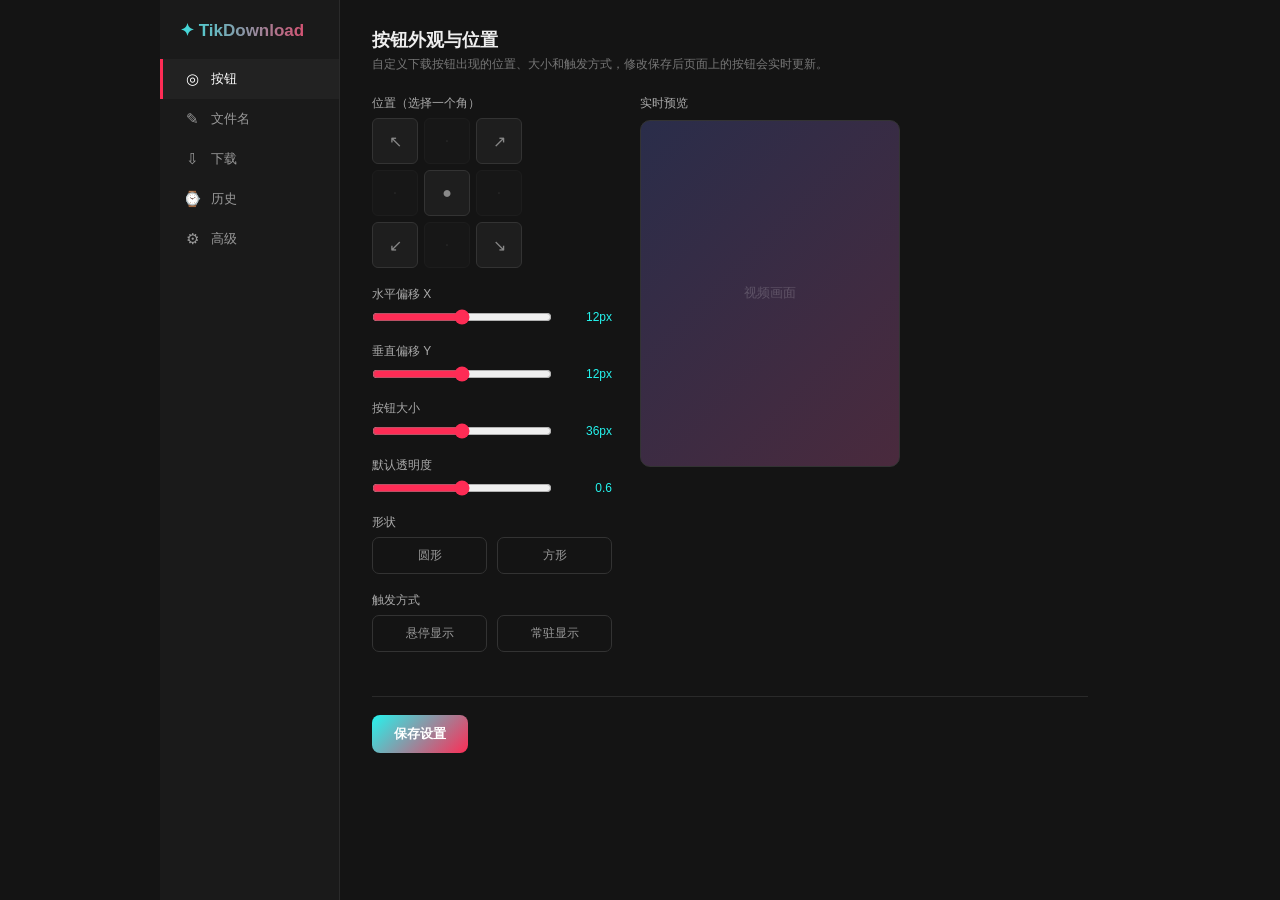
<file: options.html>
<!DOCTYPE html>
<html lang="zh">
<head>
  <meta charset="UTF-8">
  <meta name="viewport" content="width=device-width, initial-scale=1.0">
  <title>TikDownload 设置</title>
  <style>
    * { margin: 0; padding: 0; box-sizing: border-box; }
    body {
      font-family: -apple-system, "Segoe UI", sans-serif;
      font-size: 14px;
      background: #141414;
      color: #eee;
      min-height: 100vh;
    }
    .app { display: flex; max-width: 960px; margin: 0 auto; min-height: 100vh; }

    /* Sidebar tabs */
    .sidebar {
      width: 180px;
      flex-shrink: 0;
      background: #1a1a1a;
      border-right: 1px solid #2a2a2a;
      padding: 20px 0;
    }
    .brand {
      font-size: 17px;
      font-weight: 700;
      padding: 0 20px 18px;
      background: linear-gradient(90deg, #25f4ee, #fe2c55);
      -webkit-background-clip: text;
      -webkit-text-fill-color: transparent;
    }
    .tab {
      display: flex;
      align-items: center;
      gap: 10px;
      padding: 11px 20px;
      cursor: pointer;
      color: #999;
      font-size: 13px;
      border-left: 3px solid transparent;
      transition: background 0.15s, color 0.15s;
    }
    .tab:hover { background: #222; color: #ccc; }
    .tab.active {
      color: #fff;
      background: #222;
      border-left-color: #fe2c55;
    }
    .tab .ico { font-size: 15px; width: 18px; text-align: center; }

    /* Content area */
    .content { flex: 1; padding: 28px 32px; overflow-y: auto; }
    .panel { display: none; }
    .panel.active { display: block; animation: fade 0.2s; }
    @keyframes fade { from { opacity: 0; transform: translateY(4px); } to { opacity: 1; } }

    h2 { font-size: 18px; margin-bottom: 4px; }
    .panel-desc { font-size: 12px; color: #777; margin-bottom: 22px; }

    .field { margin-bottom: 18px; }
    .field > label { display: block; font-size: 12px; color: #aaa; margin-bottom: 6px; font-weight: 500; }
    .field input[type="text"], .field input[type="number"], .field select {
      width: 100%;
      padding: 9px 11px;
      border: 1px solid #333;
      border-radius: 7px;
      background: #1e1e1e;
      color: #eee;
      font-size: 13px;
      outline: none;
      transition: border-color 0.15s;
    }
    .field input:focus, .field select:focus { border-color: #25f4ee; }
    .field small { display: block; margin-top: 4px; font-size: 11px; color: #666; }

    .row { display: flex; gap: 14px; }
    .row .field { flex: 1; }

    .btn-primary {
      padding: 10px 22px;
      border: none;
      border-radius: 8px;
      background: linear-gradient(135deg, #25f4ee, #fe2c55);
      color: #fff;
      font-size: 13px;
      font-weight: 600;
      cursor: pointer;
      transition: opacity 0.15s;
    }
    .btn-primary:hover { opacity: 0.9; }
    .btn-secondary {
      padding: 8px 16px;
      border: 1px solid #444;
      border-radius: 7px;
      background: transparent;
      color: #ccc;
      font-size: 12px;
      cursor: pointer;
    }
    .btn-secondary:hover { background: #2a2a2a; }

    .save-bar {
      display: flex;
      align-items: center;
      gap: 14px;
      margin-top: 26px;
      padding-top: 18px;
      border-top: 1px solid #2a2a2a;
    }
    .status { font-size: 12px; color: #25f4ee; }
    .sep { margin: 22px 0; border: none; border-top: 1px solid #2a2a2a; }

    /* --- Button position: layout split --- */
    .btn-config-grid {
      display: grid;
      grid-template-columns: 240px 1fr;
      gap: 28px;
      align-items: start;
    }

    /* 9-grid corner selector */
    .corner-grid {
      display: grid;
      grid-template-columns: repeat(3, 1fr);
      grid-template-rows: repeat(3, 1fr);
      gap: 6px;
      width: 150px;
      height: 150px;
    }
    .corner-cell {
      border: 1px solid #333;
      border-radius: 6px;
      background: #1e1e1e;
      color: #555;
      font-size: 16px;
      display: flex;
      align-items: center;
      justify-content: center;
      cursor: pointer;
      transition: all 0.15s;
    }
    .corner-cell.selectable { color: #888; }
    .corner-cell.selectable:hover { border-color: #25f4ee; color: #25f4ee; }
    .corner-cell.disabled { cursor: default; opacity: 0.3; }
    .corner-cell.active {
      background: linear-gradient(135deg, rgba(37,244,238,0.2), rgba(254,44,85,0.2));
      border-color: #fe2c55;
      color: #fff;
    }

    /* sliders */
    input[type="range"] {
      width: 100%;
      accent-color: #fe2c55;
      cursor: pointer;
    }
    .slider-row { display: flex; align-items: center; gap: 12px; }
    .slider-row input[type="range"] { flex: 1; }
    .slider-val {
      min-width: 48px;
      text-align: right;
      font-size: 12px;
      color: #25f4ee;
      font-variant-numeric: tabular-nums;
    }

    /* radio group */
    .radio-group { display: flex; gap: 10px; }
    .radio-opt {
      flex: 1;
      padding: 9px;
      border: 1px solid #333;
      border-radius: 7px;
      text-align: center;
      font-size: 12px;
      cursor: pointer;
      color: #999;
      transition: all 0.15s;
    }
    .radio-opt:hover { border-color: #555; }
    .radio-opt.active {
      border-color: #fe2c55;
      color: #fff;
      background: rgba(254,44,85,0.1);
    }

    /* live preview */
    .preview-wrap { }
    .preview-label { font-size: 12px; color: #aaa; margin-bottom: 8px; }
    .preview-thumb {
      position: relative;
      width: 100%;
      aspect-ratio: 9 / 12;
      max-width: 260px;
      border-radius: 10px;
      background:
        linear-gradient(135deg, #2a2d4a, #4a2a3d),
        repeating-linear-gradient(45deg, #0000 0 10px, #ffffff08 10px 20px);
      overflow: hidden;
      border: 1px solid #333;
    }
    .preview-thumb::after {
      content: "视频画面";
      position: absolute;
      top: 50%; left: 50%;
      transform: translate(-50%, -50%);
      color: #ffffff30;
      font-size: 13px;
    }
    .preview-btn {
      position: absolute;
      display: flex;
      align-items: center;
      justify-content: center;
      background: rgba(0,0,0,0.6);
      box-sizing: border-box;
      transition: all 0.15s;
    }

    /* filename blocks (migrated from popup) */
    .blocks-area {
      min-height: 44px;
      padding: 10px;
      border: 2px dashed #333;
      border-radius: 8px;
      margin-bottom: 12px;
      display: flex;
      flex-wrap: wrap;
      gap: 6px;
      align-items: center;
    }
    .block {
      padding: 5px 11px;
      border-radius: 5px;
      font-size: 12px;
      cursor: grab;
      user-select: none;
      display: inline-flex;
      align-items: center;
      gap: 5px;
    }
    .block:active { cursor: grabbing; }
    .block .remove { cursor: pointer; opacity: 0.6; font-size: 15px; }
    .block .remove:hover { opacity: 1; }
    .block-caption { background: #2d4a3e; color: #4caf50; }
    .block-date { background: #3d3a2a; color: #ffc107; }
    .block-author { background: #2a2d4a; color: #5c9aff; }
    .block-vid { background: #4a2a3d; color: #e91e63; }
    .block-index { background: #3d2a4a; color: #ab47bc; }
    .block-resolution { background: #2a4a48; color: #26c6da; }
    .block-separator { background: #333; color: #888; }
    .available-blocks { display: flex; flex-wrap: wrap; gap: 6px; margin-bottom: 12px; }
    .available-blocks .block { opacity: 0.75; cursor: pointer; }
    .available-blocks .block:hover { opacity: 1; transform: scale(1.05); }
    .fn-preview {
      padding: 9px 11px;
      background: #1e1e1e;
      border-radius: 7px;
      font-size: 12px;
      color: #888;
      word-break: break-all;
    }
    .fn-preview span { color: #25f4ee; }

    /* history table */
    .history-toolbar { display: flex; gap: 8px; align-items: center; margin-bottom: 14px; }
    .history-toolbar .filter { display: flex; gap: 6px; margin-right: auto; }
    .chip {
      padding: 5px 12px;
      border-radius: 14px;
      font-size: 12px;
      cursor: pointer;
      background: #222;
      color: #999;
      border: 1px solid #333;
    }
    .chip.active { background: rgba(254,44,85,0.15); color: #fe2c55; border-color: #fe2c55; }
    .history-table { width: 100%; border-collapse: collapse; font-size: 12px; }
    .history-table th {
      text-align: left;
      padding: 8px 10px;
      color: #888;
      font-weight: 500;
      border-bottom: 1px solid #2a2a2a;
      position: sticky;
      top: 0;
      background: #141414;
    }
    .history-table td {
      padding: 8px 10px;
      border-bottom: 1px solid #1e1e1e;
      color: #ccc;
    }
    .history-table tr:hover td { background: #1a1a1a; }
    .h-status { font-size: 11px; padding: 2px 8px; border-radius: 4px; }
    .h-status.success { background: rgba(76,175,80,0.15); color: #4caf50; }
    .h-status.failed { background: rgba(244,67,54,0.15); color: #f44336; }
    .h-title { max-width: 240px; overflow: hidden; text-overflow: ellipsis; white-space: nowrap; }
    .h-action { color: #25f4ee; cursor: pointer; margin-right: 10px; }
    .h-action:hover { text-decoration: underline; }
    .empty-state { text-align: center; padding: 50px 20px; color: #555; font-size: 13px; }

    .toggle {
      position: relative;
      width: 42px;
      height: 24px;
      background: #333;
      border-radius: 12px;
      cursor: pointer;
      transition: background 0.2s;
      flex-shrink: 0;
    }
    .toggle.on { background: #fe2c55; }
    .toggle::after {
      content: "";
      position: absolute;
      top: 2px; left: 2px;
      width: 20px; height: 20px;
      border-radius: 50%;
      background: #fff;
      transition: transform 0.2s;
    }
    .toggle.on::after { transform: translateX(18px); }
    .toggle-field { display: flex; align-items: center; justify-content: space-between; }
    .toggle-field .label { font-size: 13px; color: #ccc; }
  </style>
</head>
<body>
  <div class="app">
    <nav class="sidebar">
      <div class="brand">✦ TikDownload</div>
      <div class="tab active" data-tab="button"><span class="ico">◎</span> 按钮</div>
      <div class="tab" data-tab="filename"><span class="ico">✎</span> 文件名</div>
      <div class="tab" data-tab="download"><span class="ico">⇩</span> 下载</div>
      <div class="tab" data-tab="history"><span class="ico">⌚</span> 历史</div>
      <div class="tab" data-tab="advanced"><span class="ico">⚙</span> 高级</div>
    </nav>

    <main class="content">
      <!-- ===== Button panel ===== -->
      <section class="panel active" data-panel="button">
        <h2>按钮外观与位置</h2>
        <p class="panel-desc">自定义下载按钮出现的位置、大小和触发方式，修改保存后页面上的按钮会实时更新。</p>

        <div class="btn-config-grid">
          <div class="controls">
            <div class="field">
              <label>位置（选择一个角）</label>
              <div class="corner-grid" id="corner-grid">
                <div class="corner-cell selectable" data-corner="top-left">↖</div>
                <div class="corner-cell disabled">·</div>
                <div class="corner-cell selectable" data-corner="top-right">↗</div>
                <div class="corner-cell disabled">·</div>
                <div class="corner-cell selectable" data-corner="center">●</div>
                <div class="corner-cell disabled">·</div>
                <div class="corner-cell selectable" data-corner="bottom-left">↙</div>
                <div class="corner-cell disabled">·</div>
                <div class="corner-cell selectable" data-corner="bottom-right">↘</div>
              </div>
            </div>

            <div class="row">
              <div class="field">
                <label>水平偏移 X</label>
                <div class="slider-row">
                  <input type="range" id="offsetX" min="0" max="120" step="1">
                  <span class="slider-val" id="offsetX-val">12px</span>
                </div>
              </div>
            </div>
            <div class="row">
              <div class="field">
                <label>垂直偏移 Y</label>
                <div class="slider-row">
                  <input type="range" id="offsetY" min="0" max="120" step="1">
                  <span class="slider-val" id="offsetY-val">12px</span>
                </div>
              </div>
            </div>

            <div class="field">
              <label>按钮大小</label>
              <div class="slider-row">
                <input type="range" id="size" min="20" max="64" step="1">
                <span class="slider-val" id="size-val">36px</span>
              </div>
            </div>

            <div class="field">
              <label>默认透明度</label>
              <div class="slider-row">
                <input type="range" id="opacity" min="0.3" max="1" step="0.05">
                <span class="slider-val" id="opacity-val">0.6</span>
              </div>
            </div>

            <div class="field">
              <label>形状</label>
              <div class="radio-group" id="shape-group">
                <div class="radio-opt" data-shape="circle">圆形</div>
                <div class="radio-opt" data-shape="square">方形</div>
              </div>
            </div>

            <div class="field">
              <label>触发方式</label>
              <div class="radio-group" id="trigger-group">
                <div class="radio-opt" data-trigger="hover">悬停显示</div>
                <div class="radio-opt" data-trigger="always">常驻显示</div>
              </div>
            </div>
          </div>

          <div class="preview-wrap">
            <div class="preview-label">实时预览</div>
            <div class="preview-thumb">
              <div class="preview-btn" id="preview-btn"></div>
            </div>
          </div>
        </div>

        <div class="save-bar">
          <button class="btn-primary" id="save-button">保存设置</button>
          <span class="status" id="status-button"></span>
        </div>
      </section>

      <!-- ===== Filename panel ===== -->
      <section class="panel" data-panel="filename">
        <h2>文件名规则</h2>
        <p class="panel-desc">点击下方积木添加字段，拖动已添加的积木可调整顺序。</p>

        <div class="field">
          <label>保存文件夹</label>
          <input type="text" id="folder" placeholder="TikDownload">
          <small>相对于浏览器默认下载目录</small>
        </div>

        <hr class="sep">

        <div class="blocks-area" id="active-blocks"></div>
        <p style="font-size:12px;color:#666;margin-bottom:8px;">点击添加：</p>
        <div class="available-blocks" id="available-blocks">
          <span class="block block-caption" data-type="caption">标题</span>
          <span class="block block-date" data-type="date">日期</span>
          <span class="block block-author" data-type="author">作者</span>
          <span class="block block-vid" data-type="vid">视频ID</span>
          <span class="block block-index" data-type="index">序号</span>
          <span class="block block-separator" data-type="sep_">分隔符 _</span>
          <span class="block block-separator" data-type="sep-">分隔符 -</span>
        </div>

        <p style="font-size:12px;color:#666;margin-bottom:6px;">预览：</p>
        <div class="fn-preview" id="fn-preview"></div>

        <div class="save-bar">
          <button class="btn-primary" id="save-filename">保存设置</button>
          <span class="status" id="status-filename"></span>
        </div>
      </section>

      <!-- ===== Download panel ===== -->
      <section class="panel" data-panel="download">
        <h2>下载设置</h2>
        <p class="panel-desc">控制下载画质、并发数量、重试策略和通知。</p>

        <div class="field">
          <label>视频画质策略</label>
          <select id="quality">
            <option value="highest">最高码率</option>
            <option value="resolution">最高分辨率</option>
            <option value="nowatermark">无水印优先</option>
          </select>
          <small>无水印优先会选择更短的 URL，通常没有平台水印</small>
        </div>

        <div class="field">
          <label>并发下载数</label>
          <div class="slider-row">
            <input type="range" id="concurrency" min="1" max="5" step="1">
            <span class="slider-val" id="concurrency-val">3</span>
          </div>
          <small>批量下载时同时进行的任务数量</small>
        </div>

        <div class="row">
          <div class="field">
            <label>失败重试次数</label>
            <input type="number" id="retryTimes" min="0" max="10" step="1">
          </div>
          <div class="field">
            <label>重试延迟 (ms)</label>
            <input type="number" id="retryDelay" min="0" max="10000" step="100">
          </div>
        </div>

        <hr class="sep">

        <div class="field toggle-field">
          <span class="label">下载完成时桌面通知</span>
          <div class="toggle" id="notifyOnComplete"></div>
        </div>
        <div class="field toggle-field">
          <span class="label">自动去重（跳过已下载过的视频）</span>
          <div class="toggle" id="autoDedupe"></div>
        </div>

        <div class="save-bar">
          <button class="btn-primary" id="save-download">保存设置</button>
          <span class="status" id="status-download"></span>
        </div>
      </section>

      <!-- ===== History panel ===== -->
      <section class="panel" data-panel="history">
        <h2>下载历史</h2>
        <p class="panel-desc">最近的下载记录（最多保留 1000 条）。</p>

        <div class="history-toolbar">
          <div class="filter" id="history-filter">
            <span class="chip active" data-filter="all">全部</span>
            <span class="chip" data-filter="success">成功</span>
            <span class="chip" data-filter="failed">失败</span>
          </div>
          <button class="btn-secondary" id="clear-history">清空历史</button>
        </div>

        <div id="history-content"></div>
      </section>

      <!-- ===== Advanced panel ===== -->
      <section class="panel" data-panel="advanced">
        <h2>高级</h2>
        <p class="panel-desc">数据管理与扩展信息。</p>

        <div class="field">
          <label>配置数据</label>
          <div style="display:flex;gap:10px;">
            <button class="btn-secondary" id="export-settings">导出设置</button>
            <button class="btn-secondary" id="import-settings">导入设置</button>
            <input type="file" id="import-file" accept="application/json" style="display:none;">
          </div>
          <small>导出/导入按钮位置、文件名规则和下载设置（不含历史记录）</small>
        </div>

        <hr class="sep">

        <div class="field">
          <label>重置</label>
          <button class="btn-secondary" id="reset-settings" style="color:#f44336;border-color:#5a2a2a;">恢复默认设置</button>
          <small>清除所有自定义配置，恢复到初始状态（不删除历史记录）</small>
        </div>

        <hr class="sep">

        <div class="field">
          <label>关于</label>
          <small style="color:#888;">TikDownload &mdash; 一键下载抖音 / TikTok 视频与图集</small>
        </div>
      </section>

    </main>
  </div>
  <script src="options.js"></script>
</body>
</html>
</file>
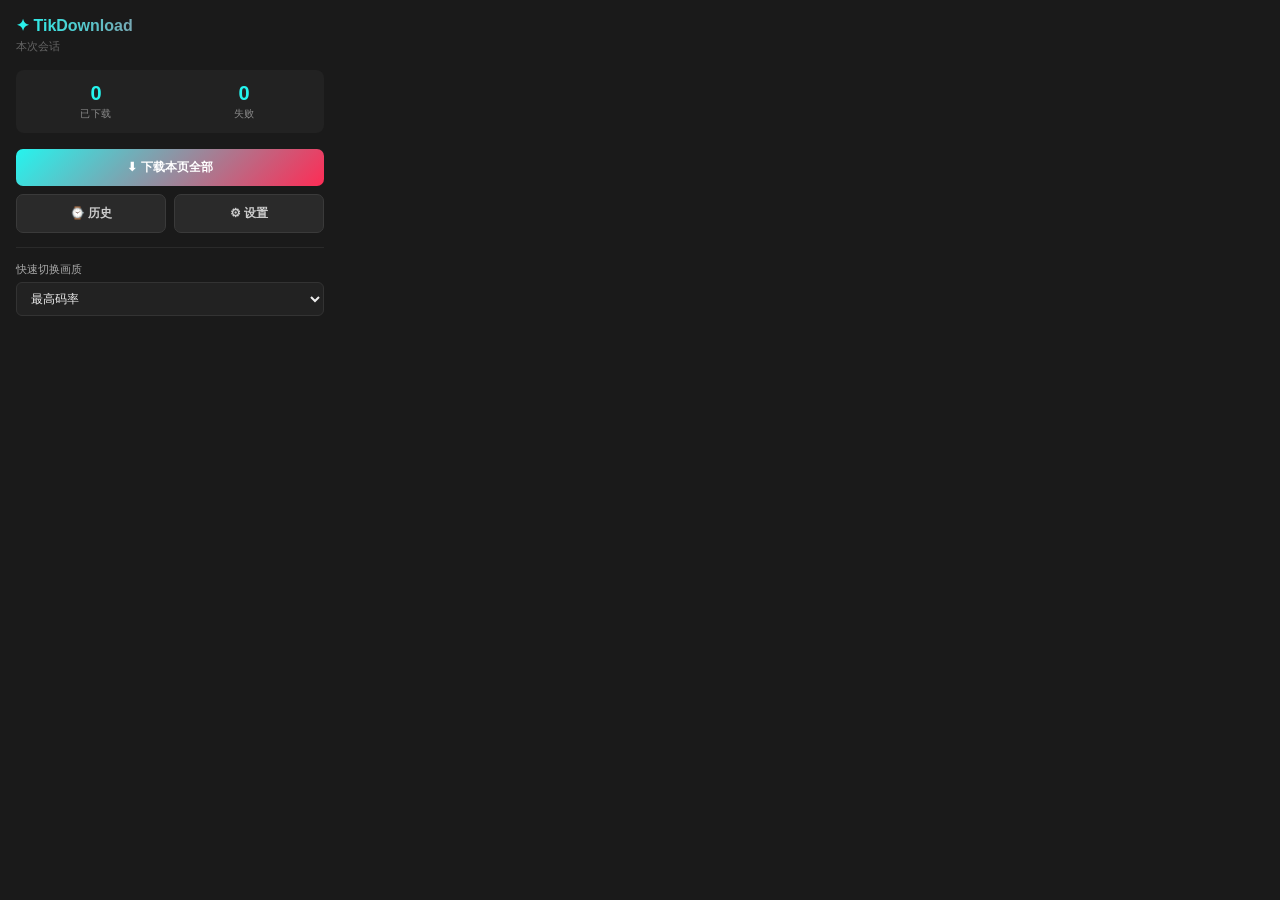
<file: popup.html>
<!DOCTYPE html>
<html lang="zh">
<head>
  <meta charset="UTF-8">
  <title>TikDownload</title>
  <style>
    * { margin: 0; padding: 0; box-sizing: border-box; }
    body {
      width: 340px;
      font-family: -apple-system, sans-serif;
      font-size: 13px;
      background: #1a1a1a;
      color: #eee;
      padding: 16px;
    }
    h1 {
      font-size: 16px;
      font-weight: 700;
      margin-bottom: 4px;
      background: linear-gradient(90deg, #25f4ee, #fe2c55);
      -webkit-background-clip: text;
      -webkit-text-fill-color: transparent;
    }
    .subtitle { font-size: 11px; color: #666; margin-bottom: 16px; }

    .stats {
      display: flex;
      gap: 12px;
      margin-bottom: 16px;
      padding: 12px;
      background: #222;
      border-radius: 8px;
    }
    .stat {
      flex: 1;
      text-align: center;
    }
    .stat-val {
      font-size: 20px;
      font-weight: 700;
      color: #25f4ee;
      display: block;
    }
    .stat-label {
      font-size: 10px;
      color: #888;
      text-transform: uppercase;
      letter-spacing: 0.5px;
      margin-top: 2px;
    }

    .actions {
      display: grid;
      grid-template-columns: 1fr 1fr;
      gap: 8px;
      margin-bottom: 14px;
    }
    .btn {
      padding: 10px;
      border: none;
      border-radius: 7px;
      font-size: 12px;
      font-weight: 600;
      cursor: pointer;
      transition: opacity 0.15s, transform 0.1s;
      display: flex;
      align-items: center;
      justify-content: center;
      gap: 6px;
    }
    .btn:hover { opacity: 0.9; transform: translateY(-1px); }
    .btn:active { transform: translateY(0); }
    .btn-primary {
      background: linear-gradient(135deg, #25f4ee, #fe2c55);
      color: #fff;
      grid-column: span 2;
    }
    .btn-secondary {
      background: #2a2a2a;
      color: #ccc;
      border: 1px solid #3a3a3a;
    }

    .field {
      margin-bottom: 14px;
    }
    .field label {
      display: block;
      font-size: 11px;
      color: #aaa;
      margin-bottom: 5px;
      font-weight: 500;
    }
    .field select {
      width: 100%;
      padding: 8px 10px;
      border: 1px solid #333;
      border-radius: 6px;
      background: #222;
      color: #eee;
      font-size: 12px;
      outline: none;
    }
    .field select:focus { border-color: #25f4ee; }

    .sep { margin: 14px 0; border: none; border-top: 1px solid #2a2a2a; }

    .link {
      display: block;
      text-align: center;
      font-size: 11px;
      color: #25f4ee;
      text-decoration: none;
      padding: 8px;
      border-radius: 6px;
      transition: background 0.15s;
    }
    .link:hover { background: #222; }

    .status {
      text-align: center;
      font-size: 11px;
      color: #4caf50;
      min-height: 14px;
      margin-top: 8px;
    }
  </style>
</head>
<body>
  <h1>✦ TikDownload</h1>
  <p class="subtitle">本次会话</p>

  <div class="stats">
    <div class="stat">
      <span class="stat-val" id="downloaded">0</span>
      <span class="stat-label">已下载</span>
    </div>
    <div class="stat">
      <span class="stat-val" id="failed">0</span>
      <span class="stat-label">失败</span>
    </div>
  </div>

  <div class="actions">
    <button class="btn btn-primary" id="batch-download">⬇ 下载本页全部</button>
    <button class="btn btn-secondary" id="open-history">⌚ 历史</button>
    <button class="btn btn-secondary" id="open-settings">⚙ 设置</button>
  </div>

  <hr class="sep">

  <div class="field">
    <label>快速切换画质</label>
    <select id="quality">
      <option value="highest">最高码率</option>
      <option value="resolution">最高分辨率</option>
      <option value="nowatermark">无水印优先</option>
    </select>
  </div>

  <p class="status" id="status"></p>

  <script src="popup.js"></script>
</body>
</html>
</file>
